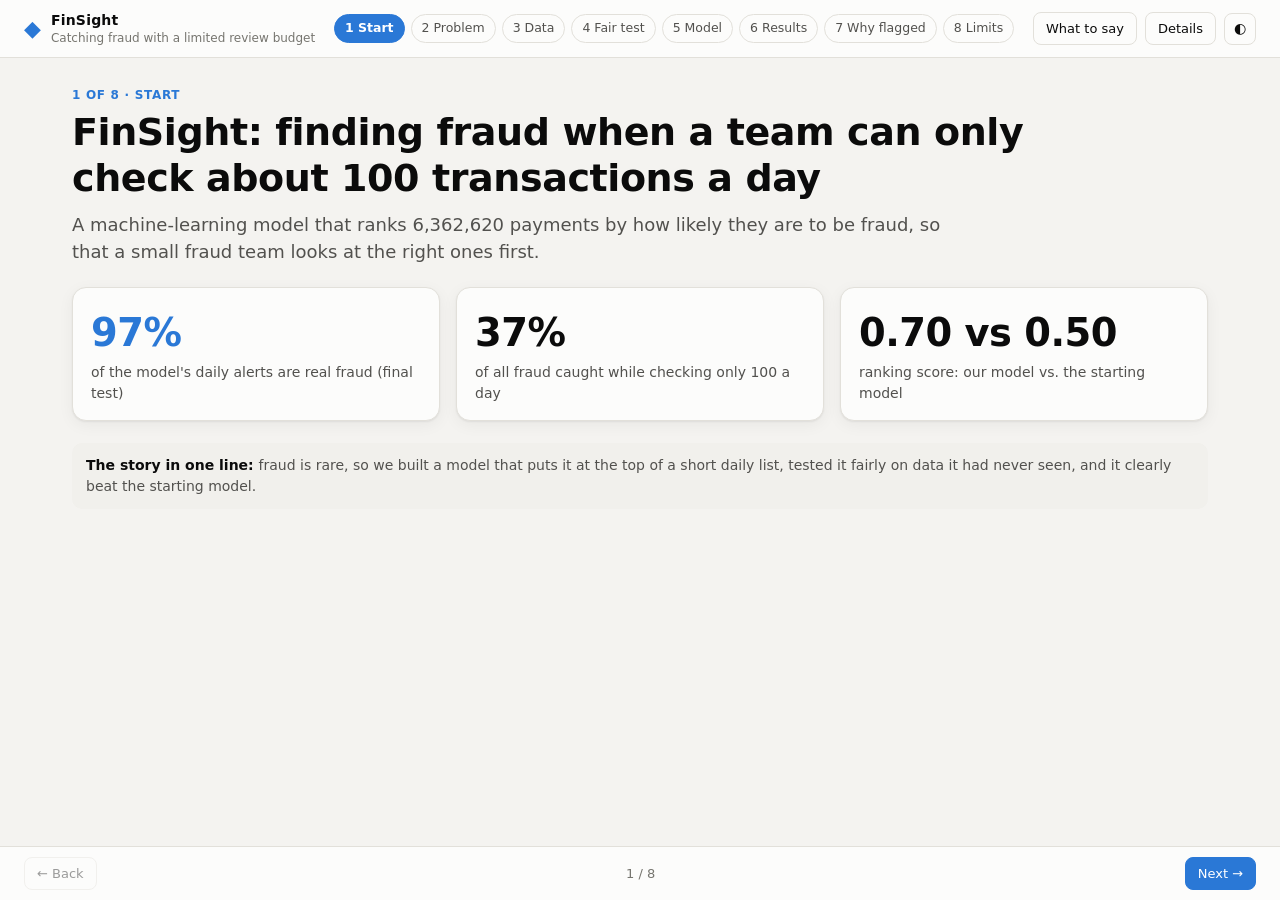
<file: dashboard/index.html>
<!doctype html>
<html lang="en">
<head>
<meta charset="utf-8">
<meta name="viewport" content="width=device-width,initial-scale=1">
<title>FinSight Presentation</title>
<meta name="description" content="FinSight in eight screens: the fraud problem, the data, how the model was tested fairly, the model, the results, why it flags transactions, and its limits.">
<link rel="stylesheet" href="app.css">
<link rel="stylesheet" href="present.css">
</head>
<body class="present">
<header class="pbar">
  <div class="brand"><span class="logo" aria-hidden="true">◆</span><div><div class="brand-name">FinSight</div><div class="brand-sub">Catching fraud with a limited review budget</div></div></div>
  <nav class="dots" id="dots" aria-label="Screens"></nav>
  <div class="pactions">
    <button class="pbtn" id="notes-toggle" aria-pressed="false" title="Show what to say (N)">What to say</button>
    <a class="pbtn" href="details.html" title="Full technical report for detailed questions">Details</a>
    <button class="icon-btn" id="theme-toggle" aria-label="Toggle light or dark theme" title="Toggle theme">◐</button>
  </div>
</header>
<main class="stage" id="stage" aria-live="polite"></main>
<aside class="notes" id="notes" hidden><div class="notes-inner"><div class="eyebrow">What to say</div><div id="notes-body"></div></div></aside>
<footer class="pnav">
  <button class="pbtn" id="prev" aria-label="Previous screen">← Back</button>
  <span class="pcount" id="count"></span>
  <button class="pbtn primary" id="next" aria-label="Next screen">Next →</button>
</footer>
<div class="tooltip" id="tooltip" hidden></div>
<script src="data.js"></script>
<script src="present.js"></script>
</body>
</html>
</file>
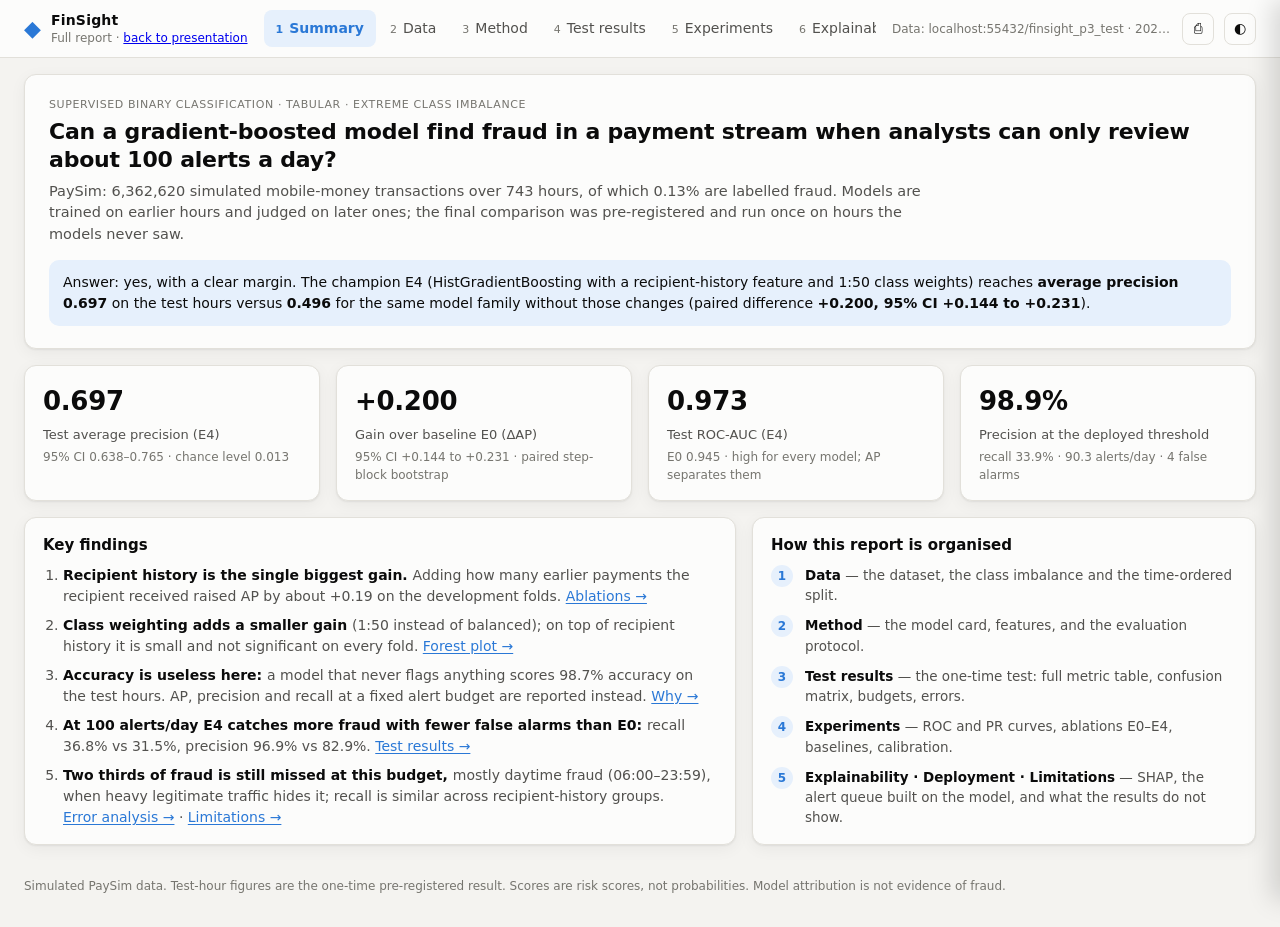
<file: dashboard/details.html>
<!doctype html>
<html lang="en">
<head>
<meta charset="utf-8">
<meta name="viewport" content="width=device-width,initial-scale=1">
<title>FinSight Details</title>
<meta name="description" content="FinSight: a gradient-boosted fraud detector for PaySim, evaluated with a time-ordered protocol and a pre-registered one-time test, plus its deployment as a reviewed alert queue.">
<link rel="stylesheet" href="app.css">
</head>
<body>
<header class="topbar">
  <div class="brand">
    <span class="logo" aria-hidden="true">◆</span>
    <div><div class="brand-name">FinSight</div><div class="brand-sub">Full report · <a href="index.html">back to presentation</a></div></div>
  </div>
  <nav class="tabs" role="tablist" aria-label="Sections">
    <button role="tab" data-tab="summary" aria-selected="true"><span class="n">1</span>Summary</button>
    <button role="tab" data-tab="data" aria-selected="false"><span class="n">2</span>Data</button>
    <button role="tab" data-tab="method" aria-selected="false"><span class="n">3</span>Method</button>
    <button role="tab" data-tab="results" aria-selected="false"><span class="n">4</span>Test results</button>
    <button role="tab" data-tab="experiments" aria-selected="false"><span class="n">5</span>Experiments</button>
    <button role="tab" data-tab="explain" aria-selected="false"><span class="n">6</span>Explainability</button>
    <button role="tab" data-tab="deploy" aria-selected="false"><span class="n">7</span>Deployment</button>
    <button role="tab" data-tab="limits" aria-selected="false"><span class="n">8</span>Limitations</button>
  </nav>
  <div class="top-actions">
    <span class="source" id="source"></span>
    <button class="icon-btn" id="print-btn" aria-label="Print or save every section as PDF" title="Print / save as PDF">⎙</button>
    <button class="icon-btn" id="theme-toggle" aria-label="Toggle light or dark theme" title="Toggle theme">◐</button>
  </div>
</header>

<main id="app">
  <noscript><p class="banner">This dashboard needs JavaScript.</p></noscript>
  <section id="tab-summary" class="tab-panel" role="tabpanel" data-title="1 · Summary"></section>
  <section id="tab-data" class="tab-panel" role="tabpanel" data-title="2 · Data" hidden></section>
  <section id="tab-method" class="tab-panel" role="tabpanel" data-title="3 · Method" hidden></section>
  <section id="tab-results" class="tab-panel" role="tabpanel" data-title="4 · Test results" hidden></section>
  <section id="tab-experiments" class="tab-panel" role="tabpanel" data-title="5 · Experiments" hidden></section>
  <section id="tab-explain" class="tab-panel" role="tabpanel" data-title="6 · Explainability" hidden></section>
  <section id="tab-deploy" class="tab-panel" role="tabpanel" data-title="7 · Deployment" hidden></section>
  <section id="tab-limits" class="tab-panel" role="tabpanel" data-title="8 · Limitations" hidden></section>
</main>

<aside class="drawer" id="drawer" aria-hidden="true" aria-label="Alert details">
  <div class="drawer-head">
    <div><div class="eyebrow">Alert</div><h2 id="drawer-title"></h2></div>
    <div class="drawer-nav">
      <button class="icon-btn" id="drawer-prev" aria-label="Previous alert">‹</button>
      <button class="icon-btn" id="drawer-next" aria-label="Next alert">›</button>
      <button class="icon-btn" id="drawer-close" aria-label="Close details">✕</button>
    </div>
  </div>
  <div class="drawer-body" id="drawer-body"></div>
</aside>
<div class="scrim" id="scrim" hidden></div>
<div class="tooltip" id="tooltip" role="status" aria-live="polite" hidden></div>

<footer class="footer" id="footer"></footer>
<script src="data.js"></script>
<script src="app.js"></script>
</body>
</html>
</file>
<file: dashboard/app.css>
/* FinSight Risk Console — tokens, themes and layout. No external fonts or frameworks. */
:root {
  color-scheme: light;
  --bg: #f4f3f0; --surface: #fcfcfb; --surface-2: #f1f0ec; --border: #e2e0da; --grid: #ecebe7;
  --text: #0b0b0b; --text-2: #52514e; --text-3: #76756f;
  --accent: #2a78d6; --accent-weak: #e6f0fc;
  --p-training: #2a78d6; --p-calibration: #eb6834; --p-sealed: #1baf7a;
  --seq-1: #cde2fb; --seq-2: #86b6ef; --seq-3: #3987e5; --seq-4: #1c5cab;
  --pos: #c43d3c; --neg: #2a78d6;
  --shadow: 0 1px 2px rgba(20,20,20,.06), 0 4px 16px rgba(20,20,20,.05);
  --radius: 12px;
}
@media (prefers-color-scheme: dark) {
  :root:where(:not([data-theme="light"])) {
    color-scheme: dark;
    --bg: #121211; --surface: #1a1a19; --surface-2: #222220; --border: #34332f; --grid: #2a2a27;
    --text: #f0efec; --text-2: #c3c2b7; --text-3: #9d9c93;
    --accent: #3987e5; --accent-weak: #1d2a3b;
    --p-training: #3987e5; --p-calibration: #d95926; --p-sealed: #199e70;
    --seq-1: #1d2a3b; --seq-2: #1c5cab; --seq-3: #3987e5; --seq-4: #86b6ef;
    --pos: #e66767; --neg: #3987e5;
    --shadow: 0 1px 2px rgba(0,0,0,.4), 0 4px 16px rgba(0,0,0,.3);
  }
}
:root[data-theme="dark"] {
  color-scheme: dark;
  --bg: #121211; --surface: #1a1a19; --surface-2: #222220; --border: #34332f; --grid: #2a2a27;
  --text: #f0efec; --text-2: #c3c2b7; --text-3: #9d9c93;
  --accent: #3987e5; --accent-weak: #1d2a3b;
  --p-training: #3987e5; --p-calibration: #d95926; --p-sealed: #199e70;
  --seq-1: #1d2a3b; --seq-2: #1c5cab; --seq-3: #3987e5; --seq-4: #86b6ef;
  --pos: #e66767; --neg: #3987e5;
  --shadow: 0 1px 2px rgba(0,0,0,.4), 0 4px 16px rgba(0,0,0,.3);
}

* { box-sizing: border-box; }
html, body { margin: 0; }
body { background: var(--bg); color: var(--text); font: 14px/1.5 system-ui, -apple-system, "Segoe UI", Roboto, sans-serif; }
button, input, select { font: inherit; color: inherit; }
code, .mono { font-family: ui-monospace, "SFMono-Regular", Consolas, monospace; font-size: 12.5px; }
.num { font-variant-numeric: tabular-nums; }

/* Top bar */
.topbar { position: sticky; top: 0; z-index: 20; display: flex; align-items: center; gap: 16px; padding: 10px 24px;
  background: var(--surface); border-bottom: 1px solid var(--border); flex-wrap: wrap; }
.brand { display: flex; align-items: center; gap: 10px; }
.logo { color: var(--accent); font-size: 22px; }
.brand-name { font-weight: 700; letter-spacing: .2px; }
.brand-sub { font-size: 12px; color: var(--text-3); margin-top: -2px; }
.tabs { display: flex; gap: 2px; flex: 1; overflow-x: auto; scrollbar-width: none; }
.tabs button { border: 0; background: none; padding: 8px 12px; border-radius: 8px; color: var(--text-2); cursor: pointer; white-space: nowrap; }
.tabs button:hover { background: var(--surface-2); }
.tabs button[aria-selected="true"] { background: var(--accent-weak); color: var(--accent); font-weight: 600; }
.top-actions { display: flex; align-items: center; gap: 10px; }
.source { font-size: 12px; color: var(--text-3); max-width: 280px; overflow: hidden; text-overflow: ellipsis; white-space: nowrap; }
.icon-btn { border: 1px solid var(--border); background: var(--surface); border-radius: 8px; width: 32px; height: 32px; cursor: pointer; }
.icon-btn:hover { background: var(--surface-2); }

/* Filter bar */
.filterbar { display: flex; align-items: center; gap: 16px; flex-wrap: wrap; padding: 12px 24px 0; max-width: 1360px; margin: 0 auto; }
.seg { display: inline-flex; background: var(--surface); border: 1px solid var(--border); border-radius: 10px; padding: 3px; flex-wrap: wrap; }
.seg button { border: 0; background: none; padding: 6px 12px; border-radius: 7px; cursor: pointer; color: var(--text-2); font-size: 13px; }
.seg button[aria-checked="true"], .seg button[aria-pressed="true"] { background: var(--surface-2); color: var(--text); font-weight: 600; box-shadow: var(--shadow); }
.filter-note { margin: 0; color: var(--text-3); font-size: 12px; flex: 1; min-width: 220px; }
.dot { display: inline-block; width: 8px; height: 8px; border-radius: 50%; margin-right: 6px; vertical-align: 1px; }
.p-training { background: var(--p-training); } .p-calibration { background: var(--p-calibration); } .p-sealed { background: var(--p-sealed); }

/* Layout */
main { max-width: 1360px; margin: 0 auto; padding: 16px 24px 32px; }
.grid { display: grid; gap: 16px; grid-template-columns: repeat(12, 1fr); }
.card { background: var(--surface); border: 1px solid var(--border); border-radius: var(--radius); padding: 16px 18px; box-shadow: var(--shadow); min-width: 0; }
.s12 { grid-column: span 12; } .s8 { grid-column: span 8; } .s7 { grid-column: span 7; } .s6 { grid-column: span 6; } .s5 { grid-column: span 5; } .s4 { grid-column: span 4; } .s3 { grid-column: span 3; }
@media (max-width: 1100px) { .s3 { grid-column: span 6; } .s4, .s5, .s7, .s8 { grid-column: span 12; } }
@media (max-width: 760px) { .s3, .s6 { grid-column: span 12; } .topbar, .filterbar, main { padding-left: 16px; padding-right: 16px; } .source { display: none; }
  .topbar { flex-wrap: wrap; row-gap: 6px; } .top-actions { margin-left: auto; }
  .tabs { order: 3; flex-basis: 100%; -webkit-mask-image: linear-gradient(90deg, #000 85%, transparent); mask-image: linear-gradient(90deg, #000 85%, transparent); } }
.card h3 { margin: 0; font-size: 15px; }
.card-head { display: flex; justify-content: space-between; align-items: flex-start; gap: 12px; margin-bottom: 8px; flex-wrap: wrap; }
.sub { color: var(--text-3); font-size: 12.5px; margin: 2px 0 0; }
.eyebrow { font-size: 11px; text-transform: uppercase; letter-spacing: .6px; color: var(--text-3); }

/* KPI tiles */
.kpi { display: flex; flex-direction: column; gap: 4px; }
.kpi .value { font-size: 26px; font-weight: 700; font-variant-numeric: tabular-nums; letter-spacing: -.3px; }
.kpi .label { color: var(--text-2); font-size: 13px; }
.kpi .delta { font-size: 12px; color: var(--text-3); }
.kpi svg { margin-top: 6px; }
.badge { display: inline-flex; align-items: center; gap: 4px; padding: 2px 8px; border-radius: 999px; font-size: 11.5px;
  background: var(--surface-2); color: var(--text-2); border: 1px solid var(--border); white-space: nowrap; }
.badge.good { color: var(--p-sealed); border-color: color-mix(in oklab, var(--p-sealed) 40%, var(--border)); }
.badge.info { color: var(--accent); border-color: color-mix(in oklab, var(--accent) 40%, var(--border)); }

/* Callouts */
.banner { background: var(--surface); border: 1px solid var(--border); border-left: 4px solid var(--text-3); border-radius: 10px; padding: 10px 14px; color: var(--text-2); margin: 0 0 16px; }
.insights { display: grid; gap: 10px; grid-template-columns: repeat(auto-fit, minmax(min(100%, 180px), 1fr)); }
.insight { background: var(--surface-2); border-radius: 10px; padding: 10px 12px; }
.insight b { display: block; font-size: 18px; font-variant-numeric: tabular-nums; }
.insight span { color: var(--text-2); font-size: 12.5px; }

/* Charts */
.chart { width: 100%; position: relative; }
.chart svg { display: block; width: 100%; height: auto; overflow: visible; }
.axis text { fill: var(--text-3); font-size: 11px; }
.axis line, .axis path { stroke: var(--grid); }
.gridline { stroke: var(--grid); stroke-width: 1; }
.refline { stroke: var(--text-3); stroke-dasharray: 4 4; }
.reflabel { fill: var(--text-3); font-size: 11px; }
.legend { display: flex; flex-wrap: wrap; gap: 14px; font-size: 12px; color: var(--text-2); margin: 4px 0 6px; }
.legend .sw { display: inline-block; width: 10px; height: 10px; border-radius: 3px; margin-right: 6px; vertical-align: -1px; }
.crosshair { stroke: var(--text-3); stroke-width: 1; }
.hover-dot { stroke: var(--surface); stroke-width: 2; }
.bar:hover, .bar.active { filter: brightness(1.12); }
.hbars { display: flex; flex-direction: column; gap: 8px; }
.hbar { display: grid; grid-template-columns: minmax(110px, 42%) 1fr 64px; gap: 10px; align-items: center; font-size: 13px; }
.hbar .track { height: 10px; background: var(--grid); border-radius: 5px; overflow: hidden; }
.hbar .fill { height: 100%; border-radius: 0 5px 5px 0; background: var(--seq-3); }
.hbar .v { text-align: right; font-variant-numeric: tabular-nums; color: var(--text-2); }
.hbar.stackrow { grid-template-columns: minmax(150px, 22%) 1fr; }
.stack { display: flex; height: 22px; border-radius: 6px; overflow: hidden; gap: 2px; background: var(--surface); }
.stack > div { min-width: 2px; }

/* Tables */
table { width: 100%; border-collapse: collapse; font-variant-numeric: tabular-nums; }
th, td { padding: 8px 10px; border-bottom: 1px solid var(--grid); text-align: left; vertical-align: top; }
th { font-size: 12px; color: var(--text-3); font-weight: 600; white-space: nowrap; }
td.r, th.r { text-align: right; }
.scroll { overflow-x: auto; }
tr.hl td { background: color-mix(in oklab, var(--accent) 10%, var(--surface)); font-weight: 600; }
th.sortable { cursor: pointer; user-select: none; }
th.sortable:hover { color: var(--text); }
th[aria-sort="ascending"]::after { content: " ▲"; } th[aria-sort="descending"]::after { content: " ▼"; }
tbody tr.clickable { cursor: pointer; }
tbody tr.clickable:hover td { background: var(--surface-2); }
.heat td.c { text-align: right; font-variant-numeric: tabular-nums; }

/* Controls */
.controls { display: flex; flex-wrap: wrap; gap: 10px; align-items: center; margin-bottom: 12px; }
.controls label { font-size: 12.5px; color: var(--text-2); display: flex; gap: 6px; align-items: center; }
.controls input[type="search"], .controls select { border: 1px solid var(--border); background: var(--surface); border-radius: 8px; padding: 6px 10px; min-width: 140px; }
.controls input[type="search"] { min-width: 220px; }
input[type="range"] { accent-color: var(--accent); width: 220px; max-width: 100%; }
.pager { display: flex; gap: 8px; align-items: center; justify-content: flex-end; margin-top: 10px; font-size: 12.5px; color: var(--text-2); }
.pager button { border: 1px solid var(--border); background: var(--surface); border-radius: 8px; padding: 4px 10px; cursor: pointer; }
.pager button:disabled { opacity: .45; cursor: default; }
.chip { display: inline-block; padding: 1px 7px; border-radius: 999px; font-size: 11.5px; border: 1px solid var(--border); color: var(--text-2); margin: 1px 3px 1px 0; white-space: nowrap; }
.tier-HIGH { color: var(--pos); } .tier-MEDIUM { color: var(--p-calibration); } .tier-LOW { color: var(--text-3); }
.scorebar { display: inline-block; width: 56px; height: 6px; background: var(--grid); border-radius: 3px; margin-right: 6px; vertical-align: middle; overflow: hidden; }
.scorebar i { display: block; height: 100%; background: var(--accent); }

/* Drawer */
.scrim { position: fixed; inset: 0; background: rgba(0,0,0,.28); z-index: 40; }
.drawer { position: fixed; top: 0; right: 0; height: 100vh; width: min(520px, 100vw); background: var(--surface); border-left: 1px solid var(--border);
  box-shadow: -8px 0 24px rgba(0,0,0,.15); transform: translateX(100%); transition: transform .2s ease; z-index: 50; display: flex; flex-direction: column; }
.drawer.open { transform: none; }
.drawer-head { display: flex; justify-content: space-between; align-items: flex-start; padding: 16px 18px; border-bottom: 1px solid var(--border); }
.drawer-head h2 { margin: 2px 0 0; font-size: 18px; }
.drawer-nav { display: flex; gap: 6px; }
.drawer-body { padding: 16px 18px 32px; overflow-y: auto; }
.facts { display: grid; grid-template-columns: minmax(110px, max-content) minmax(0, 1fr); gap: 8px 16px; margin: 8px 0 16px; }
.facts dt { font-size: 12px; color: var(--text-3); } .facts dd { margin: 0; font-weight: 600; font-variant-numeric: tabular-nums; overflow-wrap: anywhere; }
.section-title { font-size: 13px; font-weight: 700; margin: 18px 0 6px; }
.note { font-size: 12px; color: var(--text-3); margin: 6px 0 0; }
.rule-item { border: 1px solid var(--border); border-radius: 10px; padding: 8px 10px; margin: 6px 0; }
.rule-item b { font-size: 13px; } .rule-item p { margin: 2px 0 0; font-size: 12.5px; color: var(--text-2); }

/* Tooltip */
.tooltip { position: fixed; z-index: 60; pointer-events: none; background: var(--surface); color: var(--text); border: 1px solid var(--border);
  border-radius: 8px; padding: 8px 10px; font-size: 12px; box-shadow: var(--shadow); max-width: 280px; }
.tooltip .t { font-weight: 700; margin-bottom: 2px; }
.tooltip .row { display: flex; justify-content: space-between; gap: 12px; font-variant-numeric: tabular-nums; }

/* Model identity (fixed categorical order: E4, E0, E1, E2, E3) */
:root { --m-E4: #2a78d6; --m-E0: #eb6834; --m-E1: #1baf7a; --m-E2: #eda100; --m-E3: #e87ba4; --m-base: #8a8983; }
@media (prefers-color-scheme: dark) { :root:where(:not([data-theme="light"])) { --m-E4: #3987e5; --m-E0: #d95926; --m-E1: #199e70; --m-E2: #c98500; --m-E3: #d55181; --m-base: #8f8e86; } }
:root[data-theme="dark"] { --m-E4: #3987e5; --m-E0: #d95926; --m-E1: #199e70; --m-E2: #c98500; --m-E3: #d55181; --m-base: #8f8e86; }

.tabs .n { display: inline-block; font-size: 11px; color: var(--text-3); margin-right: 6px; font-variant-numeric: tabular-nums; }
.tabs button[aria-selected="true"] .n { color: var(--accent); }

/* Summary hero */
.hero { padding: 22px 24px; }
.hero h1 { margin: 4px 0 6px; font-size: 22px; letter-spacing: -.2px; line-height: 1.3; }
.hero .lede { margin: 0; color: var(--text-2); font-size: 14.5px; max-width: 900px; }
.answer { margin-top: 14px; padding: 12px 14px; border-radius: 10px; background: var(--accent-weak); color: var(--text); font-size: 14px; }
.answer b { font-variant-numeric: tabular-nums; }
.findings { margin: 4px 0 0; padding-left: 20px; display: grid; gap: 8px; }
.findings li { color: var(--text-2); }
.findings li b { color: var(--text); }
.linkbtn { border: 0; background: none; color: var(--accent); cursor: pointer; padding: 0; font: inherit; text-decoration: underline; text-underline-offset: 2px; }
.kpi .ci { font-size: 12px; color: var(--text-3); font-variant-numeric: tabular-nums; }

/* Fact lists, prose */
.prose { color: var(--text-2); font-size: 13.5px; max-width: 920px; }
.prose p { margin: 6px 0; } .prose ul, .prose ol { margin: 6px 0; padding-left: 20px; } .prose li { margin: 3px 0; }
.prose b, .prose strong { color: var(--text); }
.kv { display: grid; grid-template-columns: minmax(130px, max-content) minmax(0, 1fr); gap: 6px 18px; margin: 4px 0 0; font-size: 13px; }
.kv dt { color: var(--text-3); } .kv dd { margin: 0; font-variant-numeric: tabular-nums; overflow-wrap: anywhere; }
.steps { counter-reset: s; list-style: none; padding: 0; margin: 4px 0 0; display: grid; gap: 10px; }
.steps li { counter-increment: s; position: relative; padding-left: 34px; color: var(--text-2); font-size: 13.5px; }
.steps li::before { content: counter(s); position: absolute; left: 0; top: 0; width: 22px; height: 22px; border-radius: 50%; background: var(--accent-weak); color: var(--accent); font-weight: 700; font-size: 12px; display: grid; place-items: center; }
.steps li b { color: var(--text); }
.check { color: var(--p-sealed); font-weight: 700; } .cross { color: var(--pos); font-weight: 700; }

/* Metric tables */
.metric-table td, .metric-table th { white-space: nowrap; }
.metric-table td .ci { display: block; font-size: 11px; color: var(--text-3); font-weight: 400; }
.metric-table tbody tr { cursor: pointer; }
.metric-table tbody tr:hover td { background: var(--surface-2); }
.metric-table tr.sel td { box-shadow: inset 0 -2px 0 var(--accent); }
.sw-inline { display: inline-block; width: 10px; height: 10px; border-radius: 3px; margin-right: 8px; vertical-align: -1px; }
td.warn { color: var(--text-3); font-style: italic; }
.heatcell { text-align: right; }

/* Confusion matrix */
.cm { display: grid; grid-template-columns: auto 1fr 1fr; gap: 4px; max-width: 520px; font-variant-numeric: tabular-nums; }
.cm .h { font-size: 12px; color: var(--text-3); padding: 4px 6px; align-self: end; }
.cm .rh { font-size: 12px; color: var(--text-3); padding: 0 8px; align-self: center; text-align: right; }
.cm .cell { border-radius: 10px; padding: 12px; min-height: 84px; border: 1px solid var(--border); }
.cm .cell b { display: block; font-size: 22px; }
.cm .cell span { font-size: 12px; color: var(--text-2); }
.cm .cell.good { background: color-mix(in oklab, var(--accent) 16%, var(--surface)); }
.cm .cell.bad { background: color-mix(in oklab, var(--m-E0) 14%, var(--surface)); }

/* Toggle chips for series */
.toggles { display: flex; flex-wrap: wrap; gap: 6px; }
.toggle { border: 1px solid var(--border); background: var(--surface); border-radius: 999px; padding: 3px 10px 3px 8px; font-size: 12.5px; cursor: pointer; color: var(--text-2); }
.toggle[aria-pressed="false"] { opacity: .5; }
.toggle .sw-inline { margin-right: 6px; }

.subnav { margin-bottom: 14px; }
.pill-note { font-size: 12px; color: var(--text-3); }

/* Print: every section, no chrome */
@media print {
  .topbar, .drawer, .scrim, .tooltip, .no-print, .subnav { display: none !important; }
  body { background: #fff; }
  .tab-panel[hidden] { display: block !important; }
  .tab-panel { break-before: page; }
  .tab-panel::before { content: attr(data-title); display: block; font-size: 20px; font-weight: 700; margin: 0 0 12px; }
  .card { box-shadow: none; break-inside: avoid; }
  main { max-width: none; padding: 0; }
}

.footer { max-width: 1360px; margin: 0 auto; padding: 0 24px 32px; color: var(--text-3); font-size: 12px; }
.empty { color: var(--text-3); text-align: center; padding: 28px 0; }
:focus-visible { outline: 2px solid var(--accent); outline-offset: 2px; }
@media (prefers-reduced-motion: reduce) { .drawer { transition: none; } }
</file>
<file: dashboard/present.css>
/* FinSight presentation: one idea per screen. Uses the tokens from app.css. */
body.present { display: flex; flex-direction: column; min-height: 100vh; }
.pbar { position: sticky; top: 0; z-index: 20; display: flex; align-items: center; gap: 16px; padding: 10px 24px; background: var(--surface); border-bottom: 1px solid var(--border); flex-wrap: wrap; }
.dots { display: flex; gap: 6px; flex: 1; justify-content: center; flex-wrap: wrap; }
.dots button { border: 1px solid var(--border); background: var(--surface); color: var(--text-2); border-radius: 999px; padding: 4px 10px; font-size: 12.5px; cursor: pointer; white-space: nowrap; }
.dots button[aria-current="step"] { background: var(--accent); border-color: var(--accent); color: #fff; font-weight: 600; }
.pactions { display: flex; gap: 8px; align-items: center; }
.pbtn { border: 1px solid var(--border); background: var(--surface); color: var(--text); border-radius: 8px; padding: 6px 12px; cursor: pointer; font-size: 13px; text-decoration: none; display: inline-block; }
.pbtn:hover { background: var(--surface-2); }
.pbtn.primary { background: var(--accent); border-color: var(--accent); color: #fff; }
.pbtn[aria-pressed="true"] { background: var(--accent-weak); color: var(--accent); border-color: var(--accent); }
.pbtn:disabled { opacity: .4; cursor: default; }

.stage { flex: 1; width: 100%; max-width: 1200px; margin: 0 auto; padding: 28px 32px 24px; }
.slide { animation: fade .18s ease; }
@keyframes fade { from { opacity: 0; transform: translateY(4px); } to { opacity: 1; transform: none; } }
.step { font-size: 12px; letter-spacing: .7px; text-transform: uppercase; color: var(--accent); font-weight: 700; }
.slide h1 { font-size: clamp(24px, 3.2vw, 38px); line-height: 1.2; letter-spacing: -.4px; margin: 6px 0 10px; max-width: 1000px; }
.slide .lead { font-size: clamp(15px, 1.5vw, 18px); color: var(--text-2); margin: 0 0 22px; max-width: 900px; }
.cols { display: grid; grid-template-columns: 1fr 1fr; gap: 24px; align-items: start; }
.cols.wide-left { grid-template-columns: 1.3fr 1fr; }
.panel { background: var(--surface); border: 1px solid var(--border); border-radius: 14px; padding: 18px 20px; box-shadow: var(--shadow); min-width: 0; }
.panel h2 { margin: 0 0 10px; font-size: 15px; color: var(--text-2); font-weight: 600; }
.big3 { display: grid; grid-template-columns: repeat(3, 1fr); gap: 16px; margin-bottom: 22px; }
.stat { background: var(--surface); border: 1px solid var(--border); border-radius: 14px; padding: 16px 18px; box-shadow: var(--shadow); }
.stat b { display: block; font-size: clamp(26px, 3vw, 40px); letter-spacing: -.5px; font-variant-numeric: tabular-nums; }
.stat span { color: var(--text-2); font-size: 14px; }
.stat.hi b { color: var(--accent); }
.plain { margin: 14px 0 0; padding: 12px 14px; border-radius: 10px; background: var(--surface-2); color: var(--text-2); font-size: 14px; }
.plain b { color: var(--text); }
.bul { margin: 0; padding-left: 20px; display: grid; gap: 10px; font-size: 15.5px; color: var(--text-2); }
.bul b { color: var(--text); }
.chips { display: flex; flex-wrap: wrap; gap: 8px; }
.chips span { border: 1px solid var(--border); border-radius: 999px; padding: 5px 12px; font-size: 14px; background: var(--surface-2); }
.chips span.key { border-color: var(--accent); color: var(--accent); background: var(--accent-weak); font-weight: 600; }
.ptable { width: 100%; border-collapse: collapse; font-size: 15px; }
.ptable th, .ptable td { padding: 10px 8px; border-bottom: 1px solid var(--grid); text-align: left; }
.ptable td.r, .ptable th.r { text-align: right; font-variant-numeric: tabular-nums; }
.ptable tr.win td { font-weight: 700; }
.ptable th { font-size: 13px; color: var(--text-3); }
.svgbox svg { width: 100%; height: auto; display: block; }

/* Timeline */
.tl { display: grid; grid-template-columns: 2.6fr 1.2fr 1.2fr; gap: 6px; margin: 6px 0 16px; }
.tl div { border-radius: 10px; padding: 14px; color: #fff; min-height: 120px; }
.tl b { display: block; font-size: 17px; margin-bottom: 4px; }
.tl span { font-size: 13px; opacity: .95; }
.tl .t1 { background: var(--p-training); } .tl .t2 { background: var(--p-calibration); } .tl .t3 { background: var(--p-sealed); }
.tl-labels { display: grid; grid-template-columns: 2.6fr 1.2fr 1.2fr; gap: 6px; font-size: 13px; color: var(--text-2); }

/* Confusion matrix */
.cm2 { display: grid; grid-template-columns: auto 1fr 1fr; gap: 6px; font-variant-numeric: tabular-nums; }
.cm2 .h { font-size: 13px; color: var(--text-3); padding: 2px 6px; align-self: end; text-align: center; }
.cm2 .rh { font-size: 13px; color: var(--text-3); align-self: center; text-align: right; padding-right: 6px; }
.cm2 .c { border-radius: 12px; padding: 14px; border: 1px solid var(--border); }
.cm2 .c b { display: block; font-size: clamp(22px, 2.6vw, 32px); }
.cm2 .c span { font-size: 13px; color: var(--text-2); }
.cm2 .good { background: color-mix(in oklab, var(--accent) 16%, var(--surface)); }
.cm2 .bad { background: color-mix(in oklab, var(--m-E0) 15%, var(--surface)); }

/* Example alert */
.alert-card .facts { margin-top: 0; }
.contrib { display: grid; grid-template-columns: 170px 1fr 52px; gap: 10px; align-items: center; margin: 8px 0; font-size: 14px; }
.contrib .bar { height: 14px; border-radius: 0 6px 6px 0; background: var(--pos); }
.contrib .v { text-align: right; font-variant-numeric: tabular-nums; color: var(--text-2); }
.rules { display: flex; flex-wrap: wrap; gap: 6px; margin-top: 8px; }

/* Notes drawer */
.notes { position: sticky; bottom: 56px; z-index: 15; margin: 0 auto; width: min(1200px, calc(100% - 32px)); }
.notes-inner { background: var(--surface); border: 1px solid var(--accent); border-radius: 12px; padding: 12px 16px; box-shadow: var(--shadow); font-size: 15px; color: var(--text); max-height: 40vh; overflow: auto; }
.notes-inner p { margin: 6px 0; }
.pnav { position: sticky; bottom: 0; display: flex; justify-content: space-between; align-items: center; padding: 10px 24px; background: var(--surface); border-top: 1px solid var(--border); }
.pcount { color: var(--text-3); font-size: 13px; font-variant-numeric: tabular-nums; }

@media (max-width: 860px) {
  .cols, .cols.wide-left, .big3 { grid-template-columns: 1fr; }
  .stage { padding: 18px 16px; }
  .pbar { padding: 10px 16px; } .dots { order: 3; flex-basis: 100%; justify-content: flex-start; overflow-x: auto; flex-wrap: nowrap; }
  .tl, .tl-labels { grid-template-columns: 1fr; } .tl div { min-height: 0; }
  .contrib { grid-template-columns: 120px 1fr 44px; }
}
@media print {
  .pbar, .pnav, .notes { display: none !important; }
  .slide { break-after: page; animation: none; }
}
</file>
